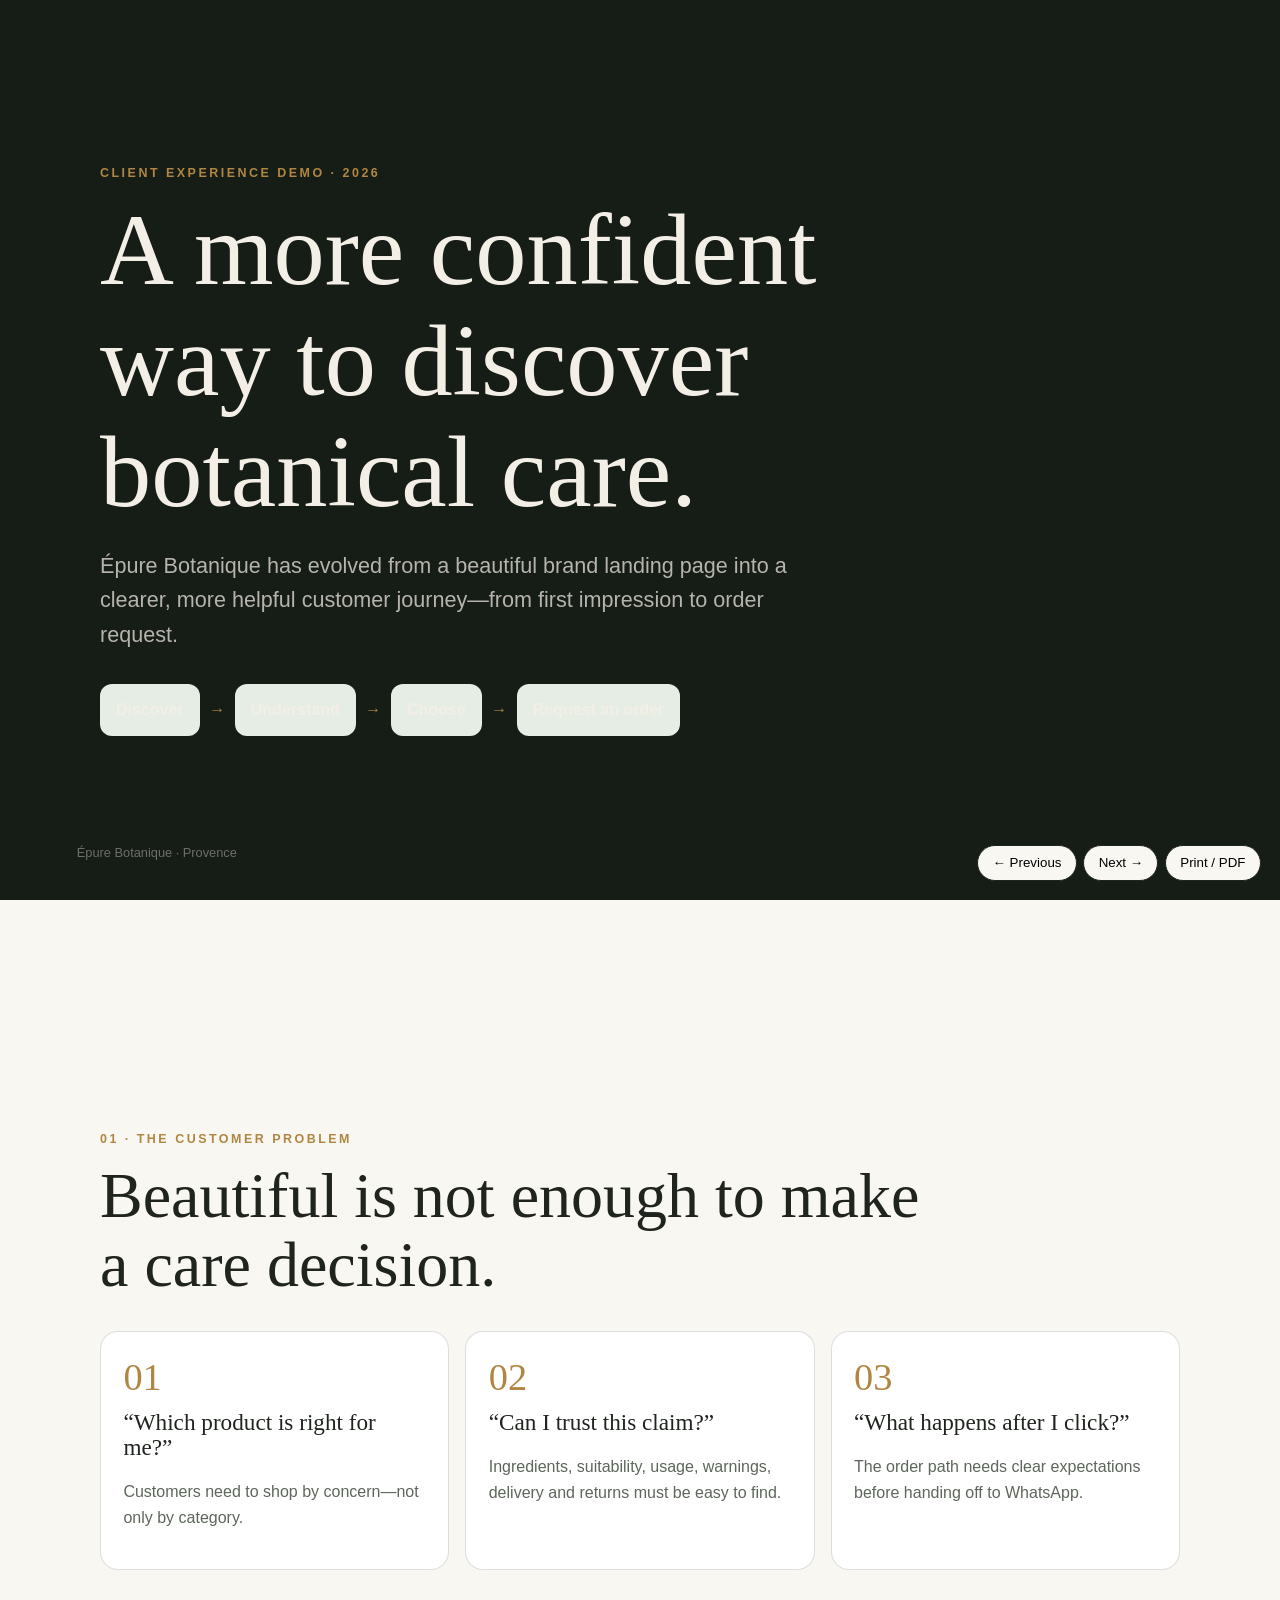
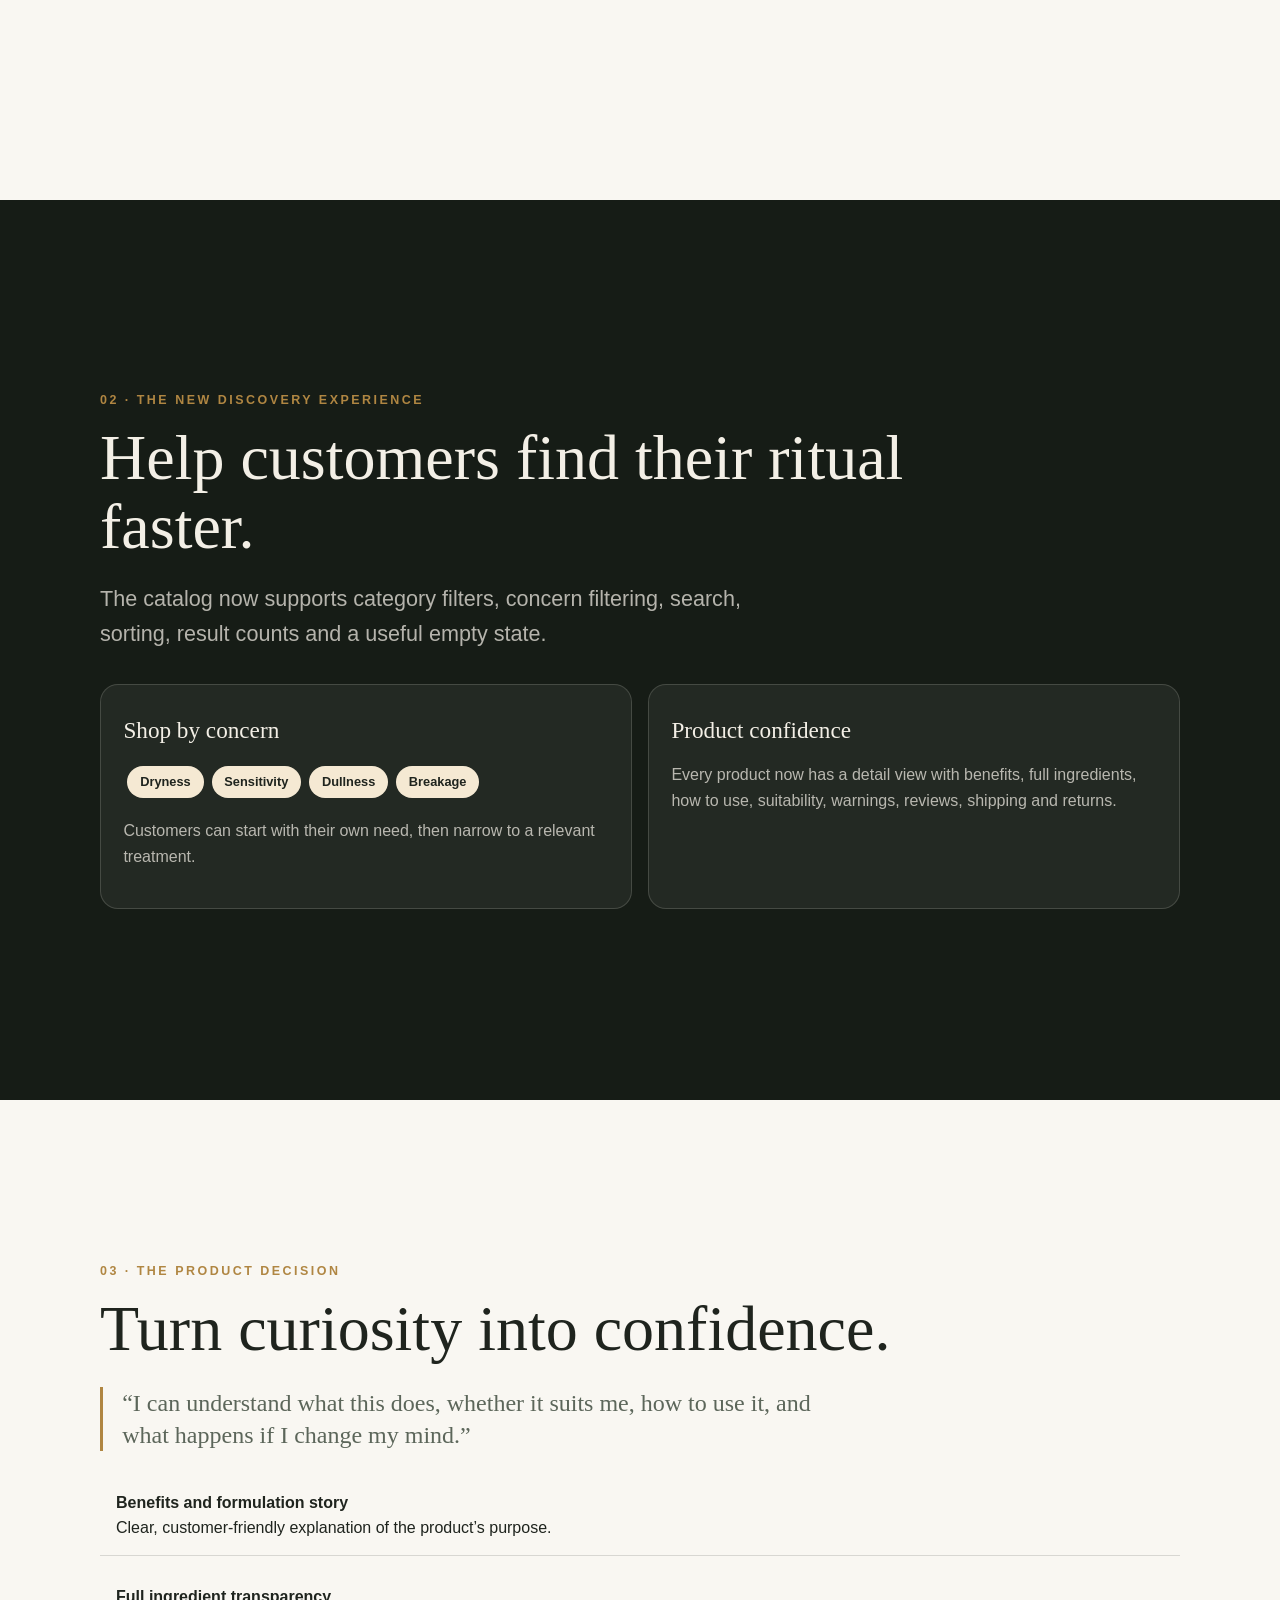
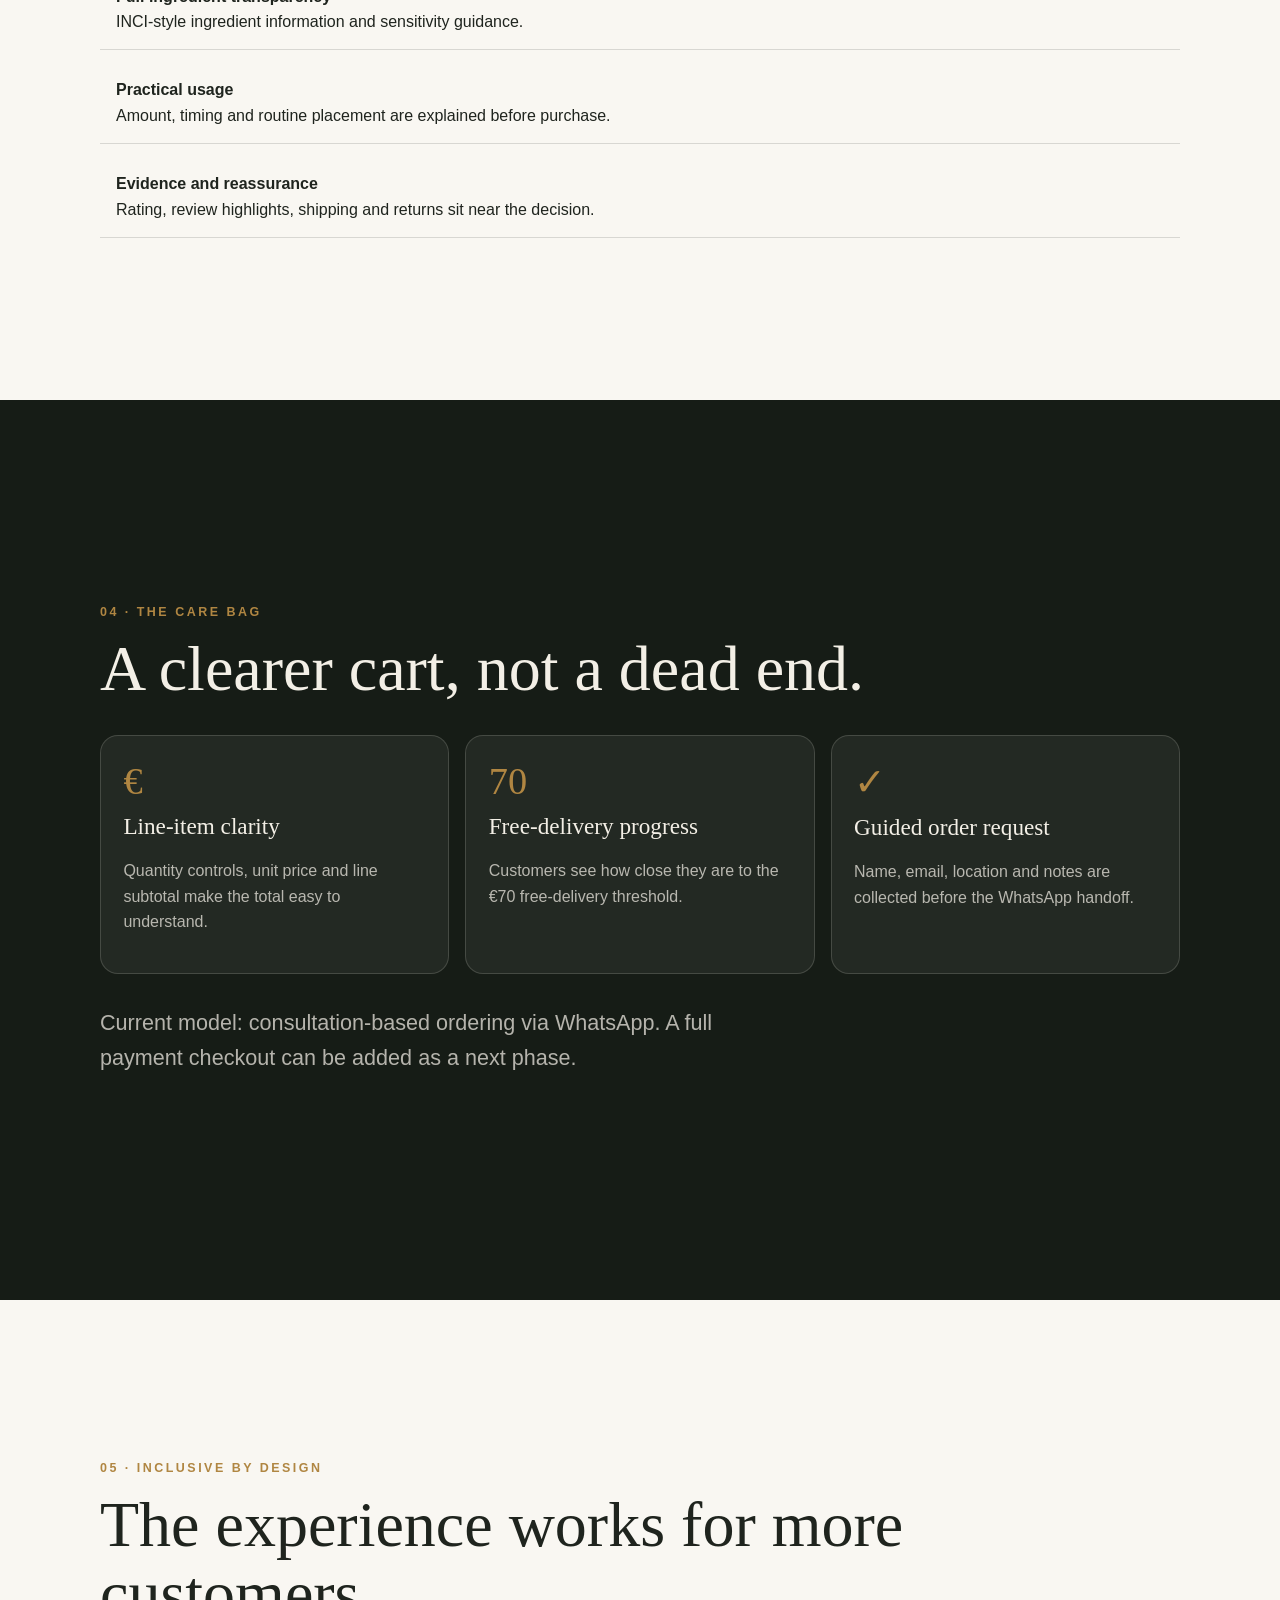
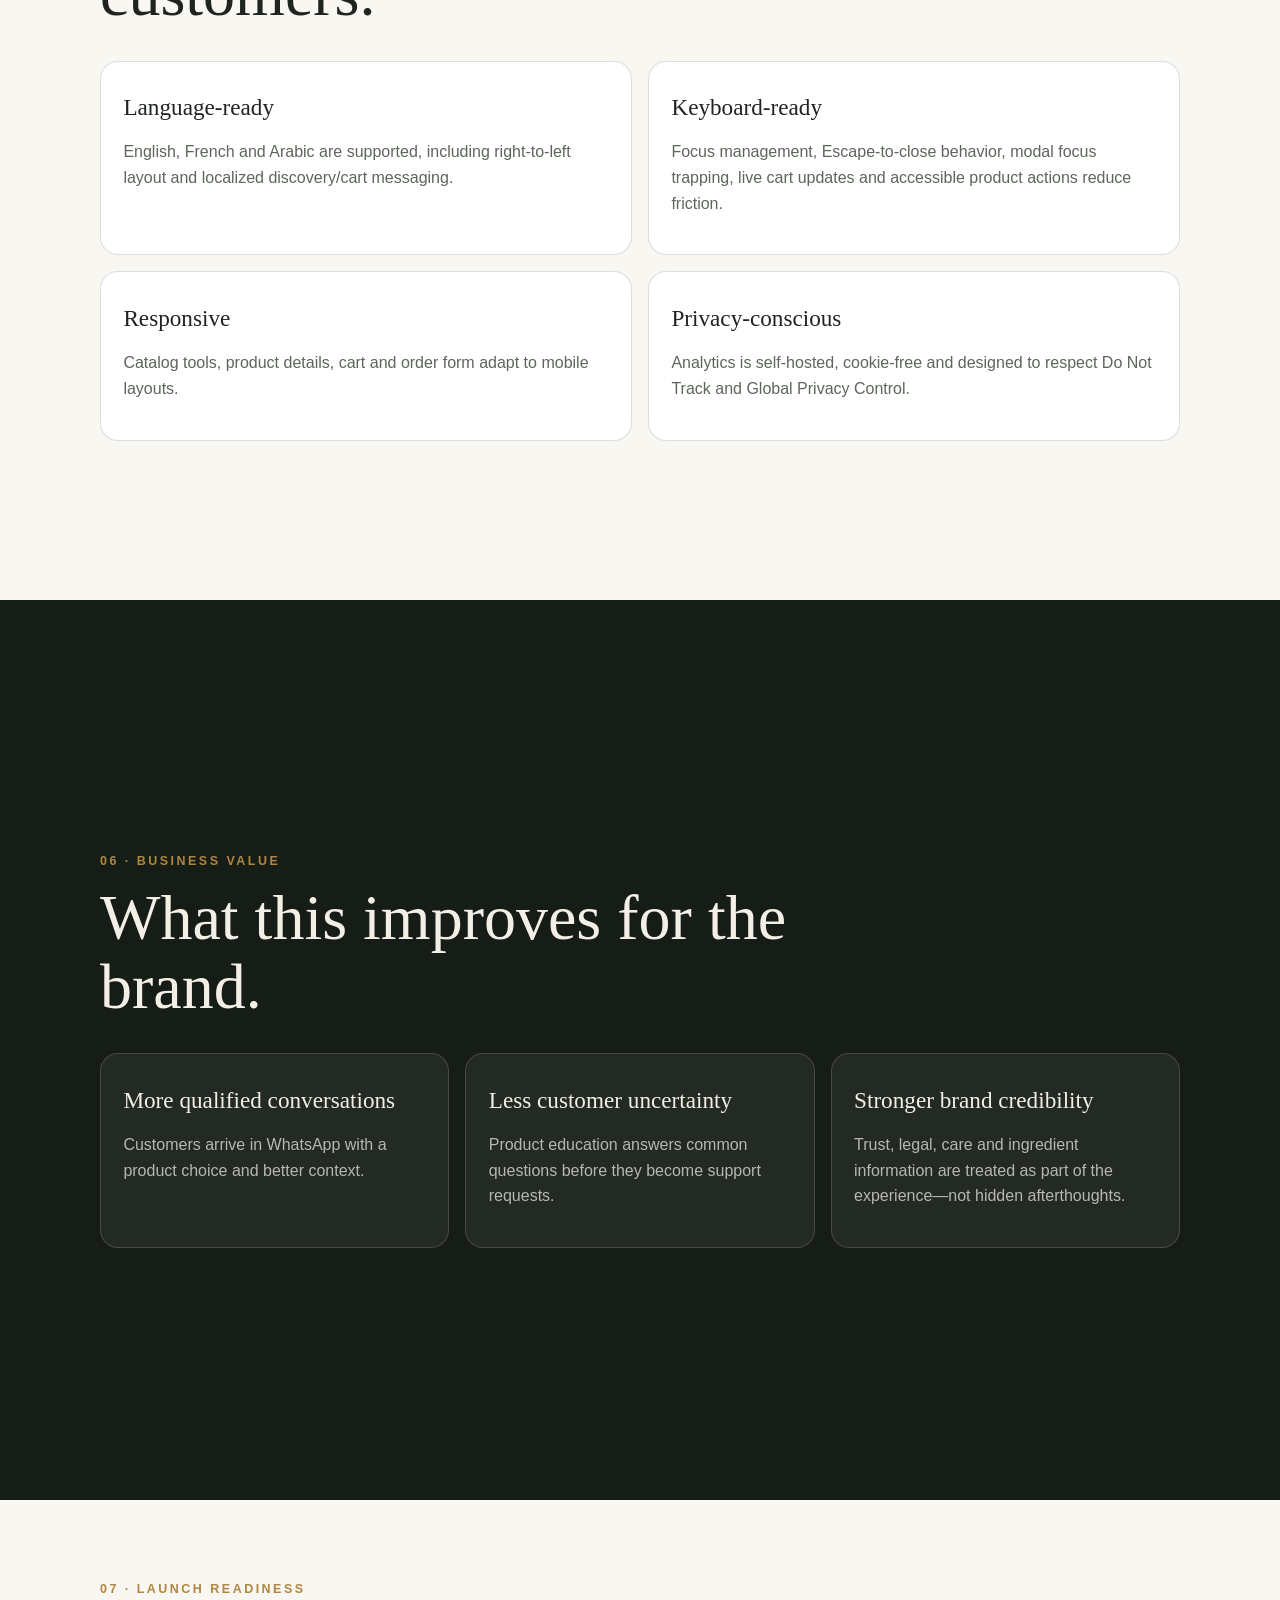
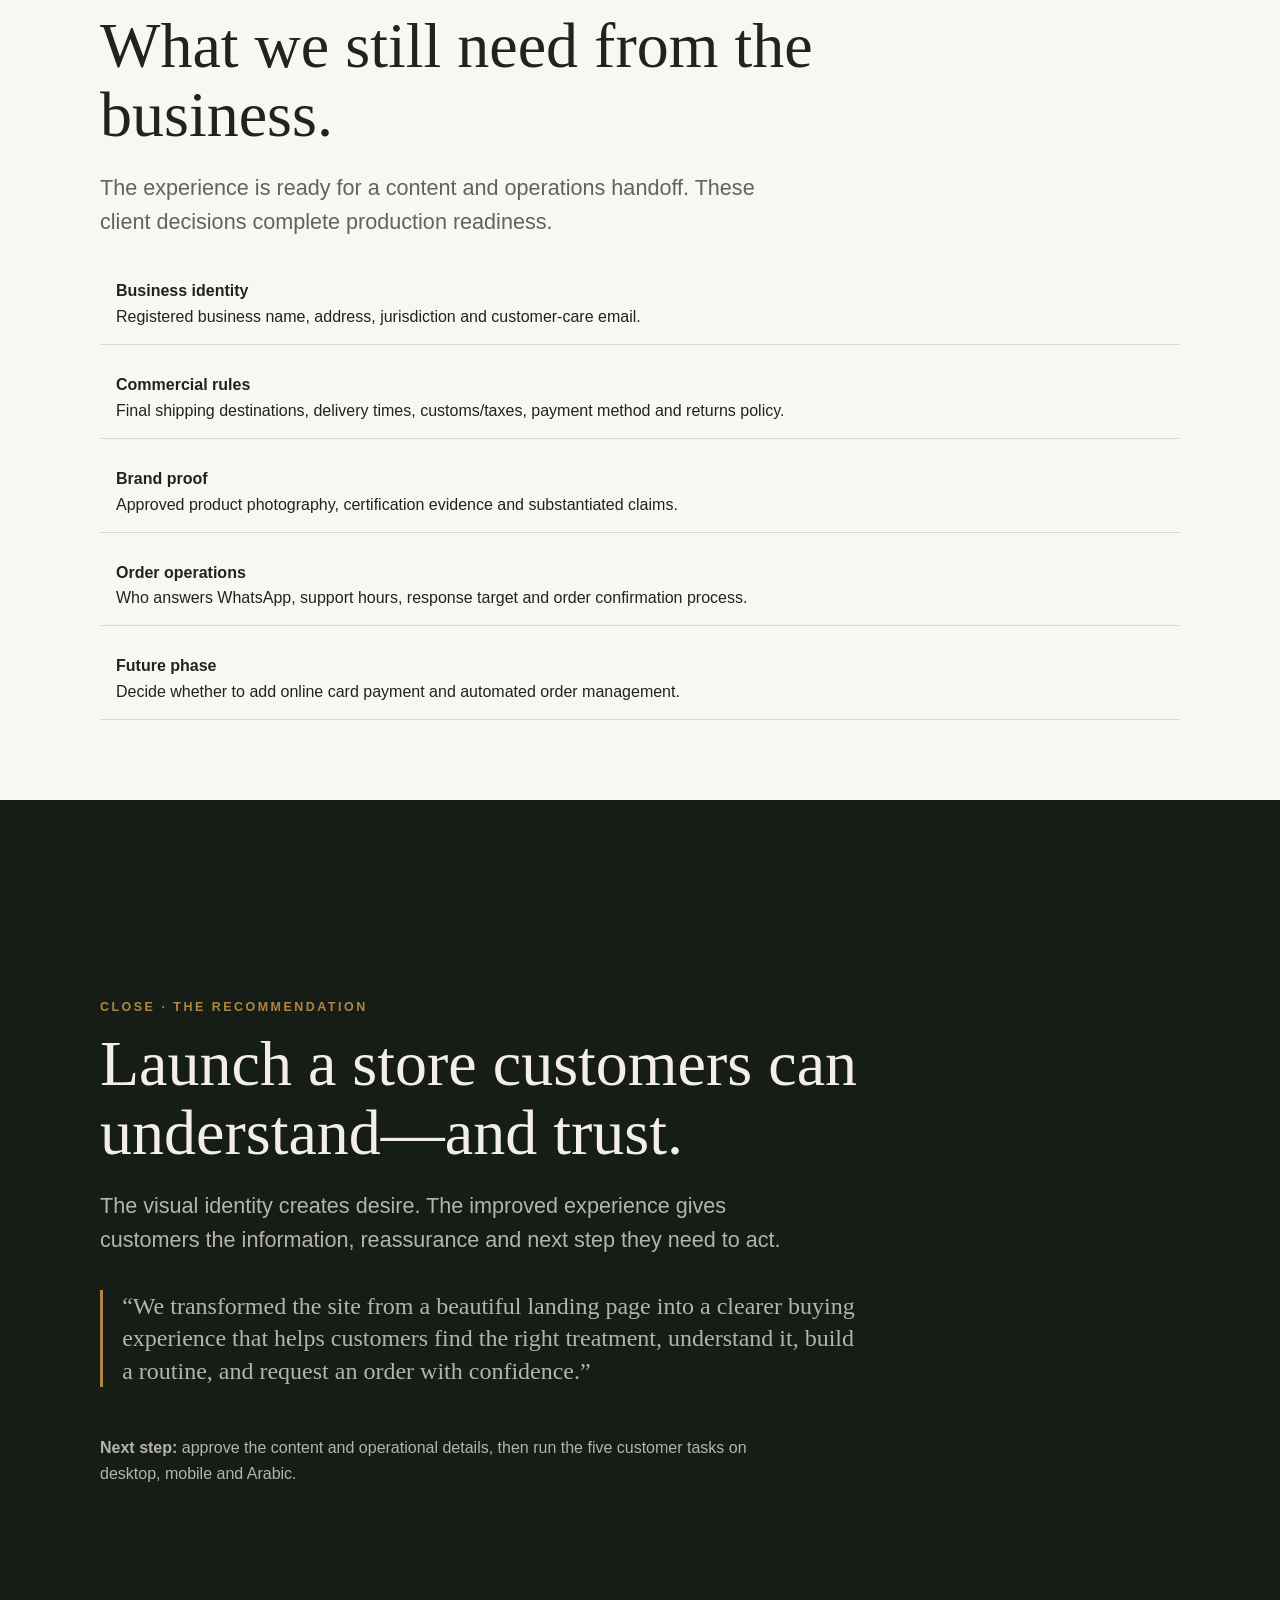
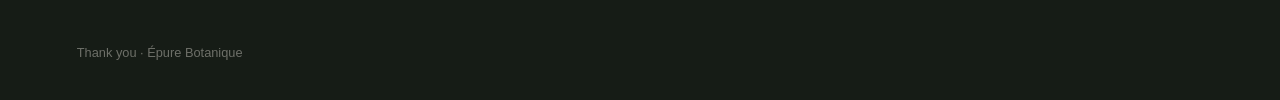
<file: client-demo.html>
<!doctype html>
<html lang="en">
<head>
  <meta charset="utf-8">
  <meta name="viewport" content="width=device-width, initial-scale=1">
  <title>Épure Botanique — Client Experience Demo</title>
  <style>
    :root{--ink:#1f241e;--dark:#161c16;--cream:#f3efe6;--paper:#f9f7f2;--gold:#b08642;--gold-soft:#f5e9d3;--sage:#e5ede4;--muted:#5c665a}
    *{box-sizing:border-box}body{margin:0;background:var(--paper);color:var(--ink);font:16px/1.6 Arial, sans-serif}
    .slide{min-height:100vh;padding:clamp(2rem,6vw,6rem);display:grid;align-content:center;position:relative;overflow:hidden}
    .slide:nth-child(even){background:var(--dark);color:var(--cream)}
    .inner{max-width:1080px;width:100%;margin:auto}.kicker{color:var(--gold);font-size:.78rem;font-weight:700;letter-spacing:.2em;text-transform:uppercase}
    h1,h2,h3{font-family:Georgia,serif;font-weight:400;line-height:1.08;margin:.7rem 0 1.2rem}h1{font-size:clamp(3rem,8vw,7rem);max-width:850px}h2{font-size:clamp(2.4rem,5vw,4.5rem);max-width:850px}h3{font-size:1.45rem}
    p{max-width:680px;color:var(--muted)}.slide:nth-child(even) p{color:rgba(243,239,230,.72)}
    .lead{font-size:clamp(1.1rem,2vw,1.35rem);max-width:700px}.gold{color:var(--gold)}.rule{height:1px;background:currentColor;opacity:.2;margin:2rem 0}
    .grid{display:grid;grid-template-columns:repeat(3,1fr);gap:1rem;margin-top:2rem}.grid.two{grid-template-columns:repeat(2,1fr)}
    .card{padding:1.4rem;border:1px solid rgba(31,36,30,.15);border-radius:18px;background:#fff}.slide:nth-child(even) .card{background:rgba(255,255,255,.06);border-color:rgba(243,239,230,.16)}
    .number{font:2.4rem Georgia,serif;color:var(--gold)}.pill{display:inline-block;padding:.35rem .8rem;border-radius:99px;background:var(--gold-soft);color:var(--ink);font-size:.8rem;font-weight:700;margin:.25rem}
    .journey{display:flex;gap:.6rem;flex-wrap:wrap;align-items:center;margin-top:2rem}.journey span{padding:.8rem 1rem;border-radius:12px;background:var(--sage);font-weight:700}.journey b{color:var(--gold)}
    .quote{border-left:3px solid var(--gold);padding-left:1.2rem;font:1.5rem/1.35 Georgia,serif;max-width:760px}
    .checklist{display:grid;gap:.8rem;margin-top:1.5rem}.checklist div{padding:.9rem 1rem;border-bottom:1px solid rgba(31,36,30,.15)}.checklist strong{display:block}
    .footer-note{position:absolute;bottom:1.5rem;left:clamp(2rem,6vw,6rem);font-size:.8rem;opacity:.55}
    .controls{position:fixed;right:1.2rem;bottom:1.2rem;z-index:5;display:flex;gap:.4rem}.controls button{border:1px solid var(--ink);background:var(--paper);border-radius:99px;padding:.6rem .9rem;cursor:pointer}.controls button:hover{background:var(--gold-soft)}
    @media(max-width:700px){.grid,.grid.two{grid-template-columns:1fr}.slide{min-height:auto;padding:4rem 1.4rem 5rem}.controls{display:none}}
    @media print{.slide{min-height:100vh;page-break-after:always}.controls{display:none}body{background:#fff}.slide:nth-child(even){print-color-adjust:exact;-webkit-print-color-adjust:exact}}
  </style>
</head>
<body>
  <div class="controls"><button type="button" data-prev>← Previous</button><button type="button" data-next>Next →</button><button type="button" onclick="window.print()">Print / PDF</button></div>

  <section class="slide"><div class="inner">
    <div class="kicker">Client experience demo · 2026</div>
    <h1>A more confident way to discover botanical care.</h1>
    <p class="lead">Épure Botanique has evolved from a beautiful brand landing page into a clearer, more helpful customer journey—from first impression to order request.</p>
    <div class="journey"><span>Discover</span><b>→</b><span>Understand</span><b>→</b><span>Choose</span><b>→</b><span>Request an order</span></div>
    <p class="footer-note">Épure Botanique · Provence</p>
  </div></section>

  <section class="slide"><div class="inner">
    <div class="kicker">01 · The customer problem</div><h2>Beautiful is not enough to make a care decision.</h2>
    <div class="grid">
      <div class="card"><div class="number">01</div><h3>“Which product is right for me?”</h3><p>Customers need to shop by concern—not only by category.</p></div>
      <div class="card"><div class="number">02</div><h3>“Can I trust this claim?”</h3><p>Ingredients, suitability, usage, warnings, delivery and returns must be easy to find.</p></div>
      <div class="card"><div class="number">03</div><h3>“What happens after I click?”</h3><p>The order path needs clear expectations before handing off to WhatsApp.</p></div>
    </div>
  </div></section>

  <section class="slide"><div class="inner">
    <div class="kicker">02 · The new discovery experience</div><h2>Help customers find their ritual faster.</h2>
    <p class="lead">The catalog now supports category filters, concern filtering, search, sorting, result counts and a useful empty state.</p>
    <div class="grid two"><div class="card"><h3>Shop by concern</h3><p><span class="pill">Dryness</span><span class="pill">Sensitivity</span><span class="pill">Dullness</span><span class="pill">Breakage</span></p><p>Customers can start with their own need, then narrow to a relevant treatment.</p></div><div class="card"><h3>Product confidence</h3><p>Every product now has a detail view with benefits, full ingredients, how to use, suitability, warnings, reviews, shipping and returns.</p></div></div>
  </div></section>

  <section class="slide"><div class="inner">
    <div class="kicker">03 · The product decision</div><h2>Turn curiosity into confidence.</h2>
    <p class="quote">“I can understand what this does, whether it suits me, how to use it, and what happens if I change my mind.”</p>
    <div class="checklist"><div><strong>Benefits and formulation story</strong><span>Clear, customer-friendly explanation of the product’s purpose.</span></div><div><strong>Full ingredient transparency</strong><span>INCI-style ingredient information and sensitivity guidance.</span></div><div><strong>Practical usage</strong><span>Amount, timing and routine placement are explained before purchase.</span></div><div><strong>Evidence and reassurance</strong><span>Rating, review highlights, shipping and returns sit near the decision.</span></div></div>
  </div></section>

  <section class="slide"><div class="inner">
    <div class="kicker">04 · The care bag</div><h2>A clearer cart, not a dead end.</h2>
    <div class="grid">
      <div class="card"><div class="number">€</div><h3>Line-item clarity</h3><p>Quantity controls, unit price and line subtotal make the total easy to understand.</p></div>
      <div class="card"><div class="number">70</div><h3>Free-delivery progress</h3><p>Customers see how close they are to the €70 free-delivery threshold.</p></div>
      <div class="card"><div class="number">✓</div><h3>Guided order request</h3><p>Name, email, location and notes are collected before the WhatsApp handoff.</p></div>
    </div>
    <p class="lead" style="margin-top:2rem">Current model: consultation-based ordering via WhatsApp. A full payment checkout can be added as a next phase.</p>
  </div></section>

  <section class="slide"><div class="inner">
    <div class="kicker">05 · Inclusive by design</div><h2>The experience works for more customers.</h2>
    <div class="grid two"><div class="card"><h3>Language-ready</h3><p>English, French and Arabic are supported, including right-to-left layout and localized discovery/cart messaging.</p></div><div class="card"><h3>Keyboard-ready</h3><p>Focus management, Escape-to-close behavior, modal focus trapping, live cart updates and accessible product actions reduce friction.</p></div><div class="card"><h3>Responsive</h3><p>Catalog tools, product details, cart and order form adapt to mobile layouts.</p></div><div class="card"><h3>Privacy-conscious</h3><p>Analytics is self-hosted, cookie-free and designed to respect Do Not Track and Global Privacy Control.</p></div></div>
  </div></section>

  <section class="slide"><div class="inner">
    <div class="kicker">06 · Business value</div><h2>What this improves for the brand.</h2>
    <div class="grid">
      <div class="card"><h3>More qualified conversations</h3><p>Customers arrive in WhatsApp with a product choice and better context.</p></div>
      <div class="card"><h3>Less customer uncertainty</h3><p>Product education answers common questions before they become support requests.</p></div>
      <div class="card"><h3>Stronger brand credibility</h3><p>Trust, legal, care and ingredient information are treated as part of the experience—not hidden afterthoughts.</p></div>
    </div>
  </div></section>

  <section class="slide"><div class="inner">
    <div class="kicker">07 · Launch readiness</div><h2>What we still need from the business.</h2>
    <p class="lead">The experience is ready for a content and operations handoff. These client decisions complete production readiness.</p>
    <div class="checklist"><div><strong>Business identity</strong><span>Registered business name, address, jurisdiction and customer-care email.</span></div><div><strong>Commercial rules</strong><span>Final shipping destinations, delivery times, customs/taxes, payment method and returns policy.</span></div><div><strong>Brand proof</strong><span>Approved product photography, certification evidence and substantiated claims.</span></div><div><strong>Order operations</strong><span>Who answers WhatsApp, support hours, response target and order confirmation process.</span></div><div><strong>Future phase</strong><span>Decide whether to add online card payment and automated order management.</span></div></div>
  </div></section>

  <section class="slide"><div class="inner">
    <div class="kicker">Close · The recommendation</div><h2>Launch a store customers can understand—and trust.</h2>
    <p class="lead">The visual identity creates desire. The improved experience gives customers the information, reassurance and next step they need to act.</p>
    <p class="quote" style="margin-top:2rem">“We transformed the site from a beautiful landing page into a clearer buying experience that helps customers find the right treatment, understand it, build a routine, and request an order with confidence.”</p>
    <p style="margin-top:3rem"><strong>Next step:</strong> approve the content and operational details, then run the five customer tasks on desktop, mobile and Arabic.</p>
    <p class="footer-note">Thank you · Épure Botanique</p>
  </div></section>

  <script>
    const slides=[...document.querySelectorAll(".slide")];let current=0;
    function go(index){current=Math.max(0,Math.min(slides.length-1,index));slides[current].scrollIntoView({behavior:"smooth"});}
    document.querySelector("[data-prev]").addEventListener("click",()=>go(current-1));
    document.querySelector("[data-next]").addEventListener("click",()=>go(current+1));
    document.addEventListener("keydown",e=>{if(e.key==="ArrowRight"||e.key==="PageDown")go(current+1);if(e.key==="ArrowLeft"||e.key==="PageUp")go(current-1);});
    const observer=new IntersectionObserver(entries=>entries.forEach(entry=>{if(entry.isIntersecting)current=slides.indexOf(entry.target)}),{threshold:.6});slides.forEach(slide=>observer.observe(slide));
  </script>
</body>
</html>
</file>
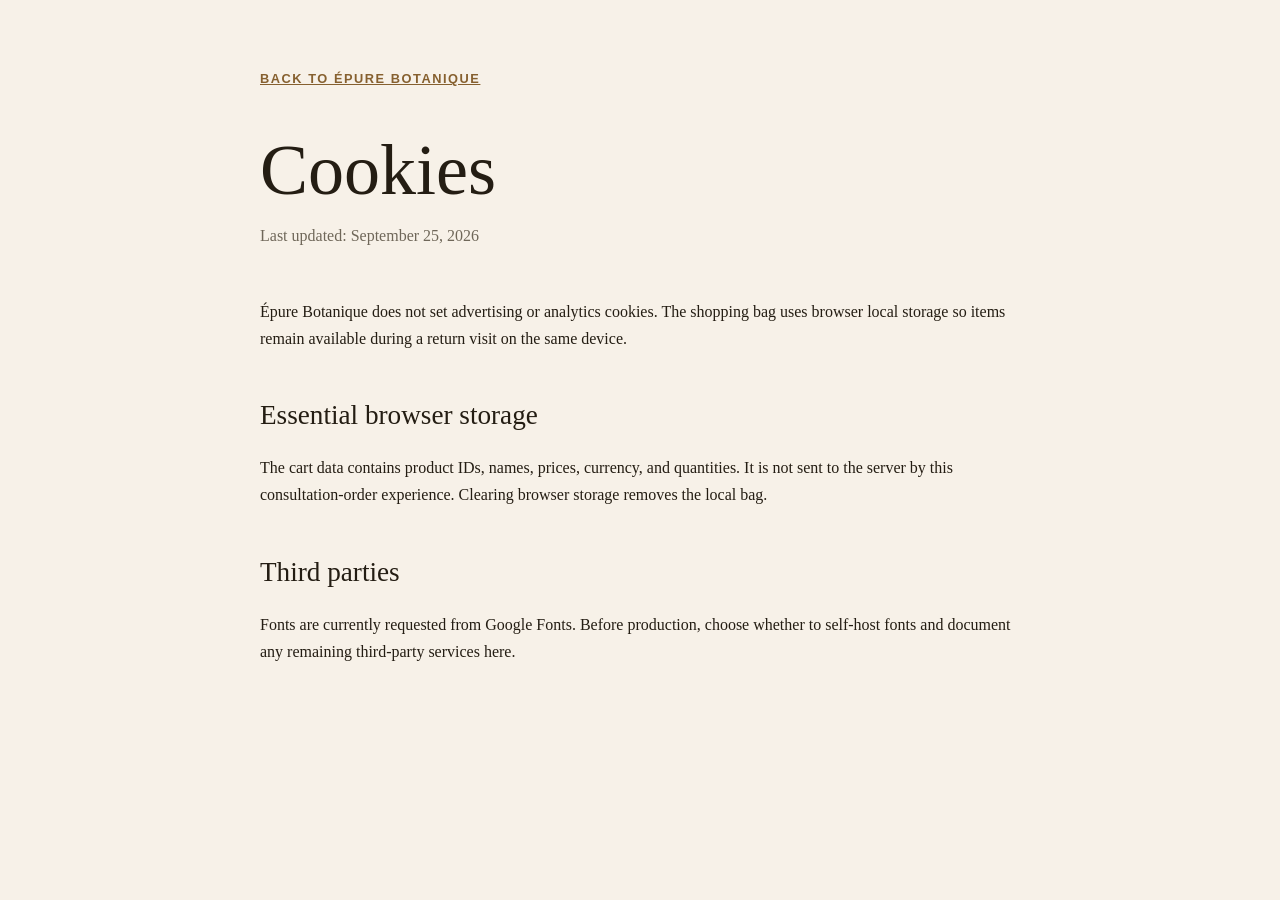
<file: cookies.html>
<!doctype html>
<html lang="en">
<head>
  <meta charset="utf-8">
  <meta name="viewport" content="width=device-width, initial-scale=1">
  <title>Cookies | Épure Botanique</title>
  <link rel="stylesheet" href="legal.css">
</head>
<body><main>
  <a class="back" href="index.html">Back to Épure Botanique</a>
  <h1>Cookies</h1>
  <p class="updated">Last updated: September 25, 2026</p>
  <p>Épure Botanique does not set advertising or analytics cookies. The shopping bag uses browser local storage so items remain available during a return visit on the same device.</p>
  <h2>Essential browser storage</h2>
  <p>The cart data contains product IDs, names, prices, currency, and quantities. It is not sent to the server by this consultation-order experience. Clearing browser storage removes the local bag.</p>
  <h2>Third parties</h2>
  <p>Fonts are currently requested from Google Fonts. Before production, choose whether to self-host fonts and document any remaining third-party services here.</p>
</main></body>
</html>
</file>
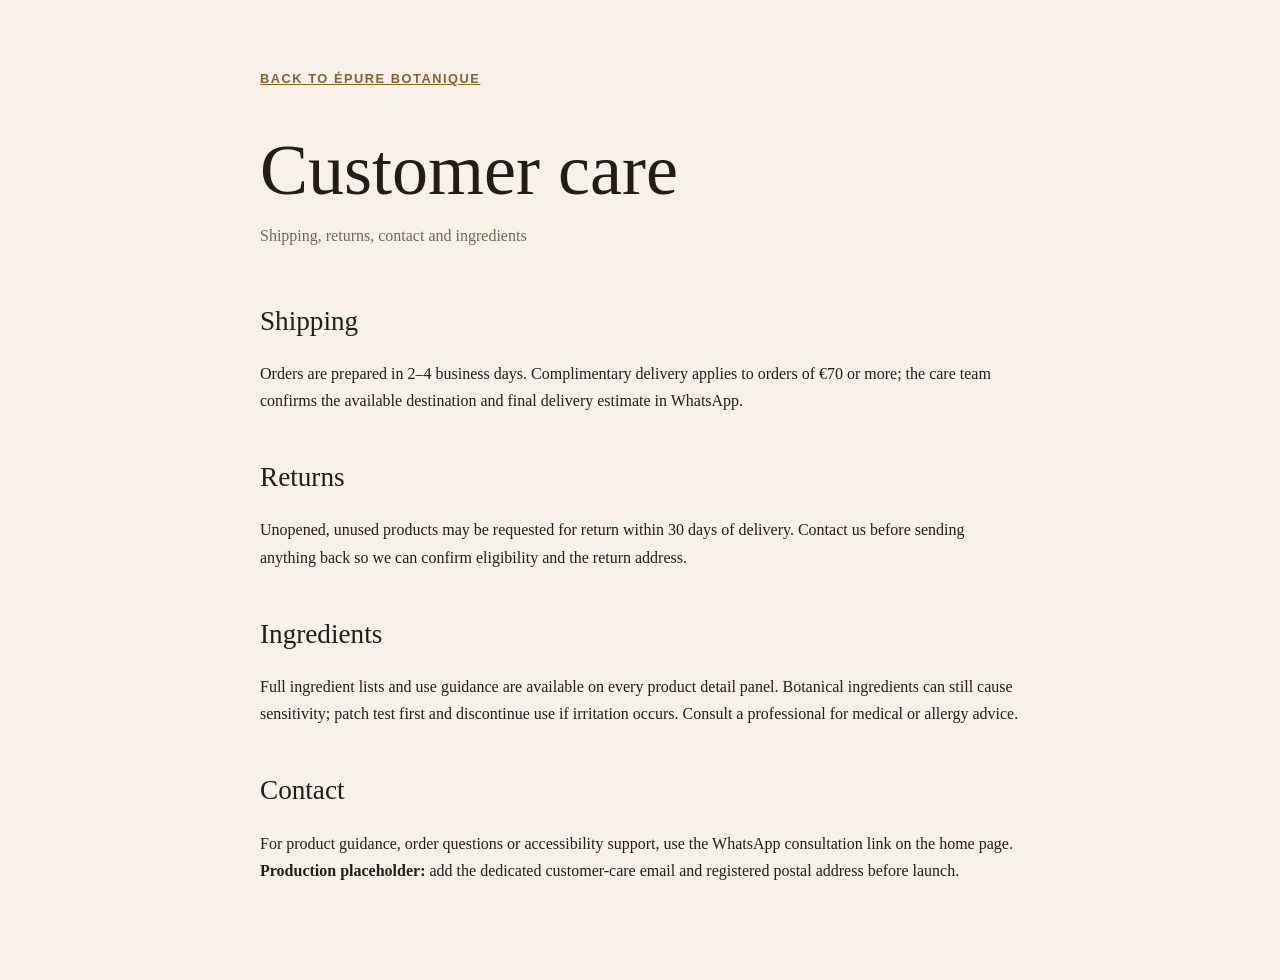
<file: info.html>
<!doctype html><html lang="en"><head><meta charset="utf-8"><meta name="viewport" content="width=device-width,initial-scale=1"><title>Customer care | Épure Botanique</title><link rel="stylesheet" href="legal.css"></head>
<body><main><a class="back" href="index.html">Back to Épure Botanique</a><h1>Customer care</h1>
<p class="updated">Shipping, returns, contact and ingredients</p>
<h2 id="shipping">Shipping</h2><p>Orders are prepared in 2–4 business days. Complimentary delivery applies to orders of €70 or more; the care team confirms the available destination and final delivery estimate in WhatsApp.</p>
<h2 id="returns">Returns</h2><p>Unopened, unused products may be requested for return within 30 days of delivery. Contact us before sending anything back so we can confirm eligibility and the return address.</p>
<h2 id="ingredients">Ingredients</h2><p>Full ingredient lists and use guidance are available on every product detail panel. Botanical ingredients can still cause sensitivity; patch test first and discontinue use if irritation occurs. Consult a professional for medical or allergy advice.</p>
<h2>Contact</h2><p>For product guidance, order questions or accessibility support, use the WhatsApp consultation link on the home page. <strong>Production placeholder:</strong> add the dedicated customer-care email and registered postal address before launch.</p>
</main></body></html>
</file>
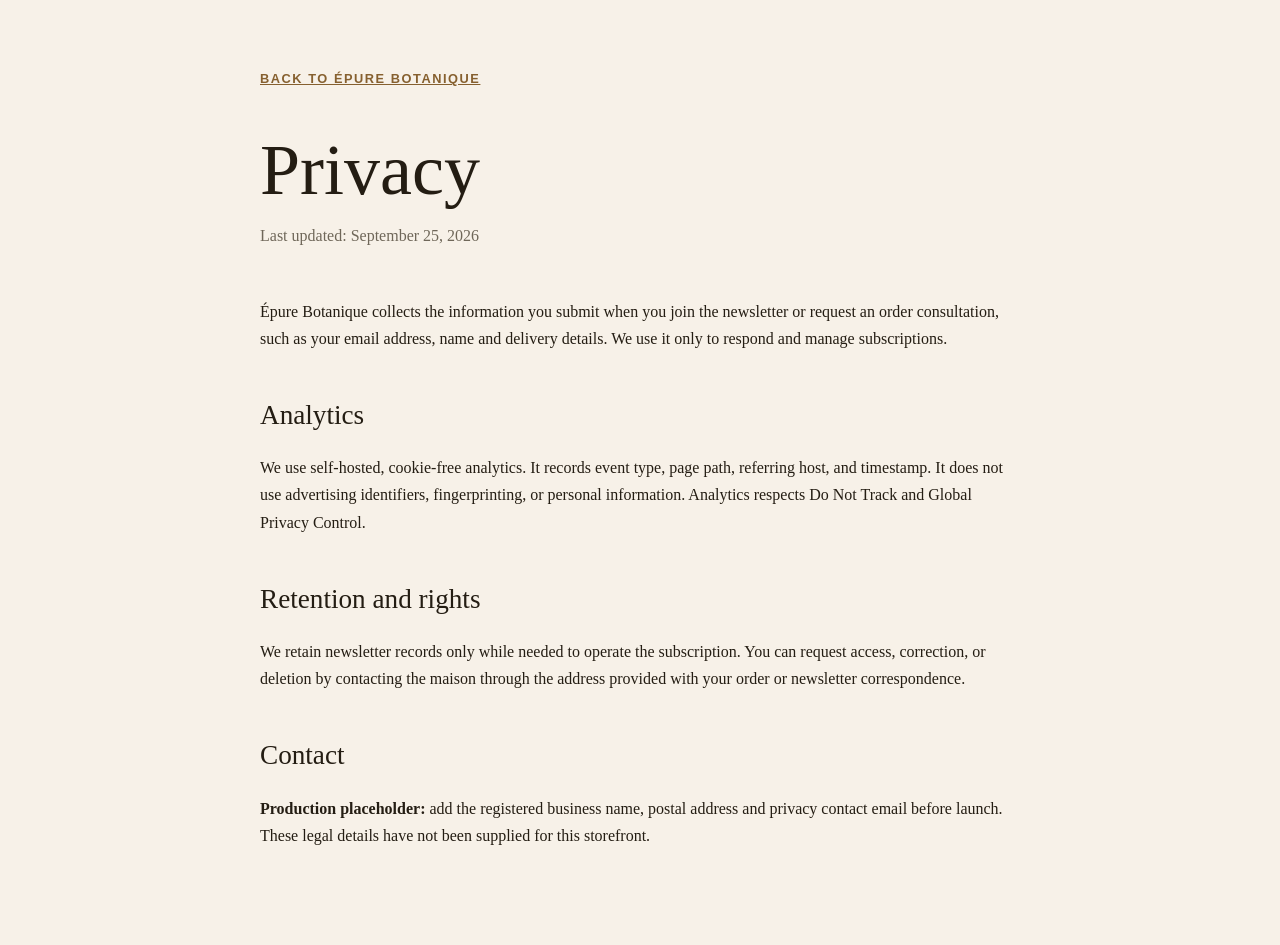
<file: privacy.html>
<!doctype html>
<html lang="en">
<head>
  <meta charset="utf-8">
  <meta name="viewport" content="width=device-width, initial-scale=1">
  <title>Privacy | Épure Botanique</title>
  <link rel="stylesheet" href="legal.css">
</head>
<body><main>
  <a class="back" href="index.html">Back to Épure Botanique</a>
  <h1>Privacy</h1>
  <p class="updated">Last updated: September 25, 2026</p>
  <p>Épure Botanique collects the information you submit when you join the newsletter or request an order consultation, such as your email address, name and delivery details. We use it only to respond and manage subscriptions.</p>
  <h2>Analytics</h2>
  <p>We use self-hosted, cookie-free analytics. It records event type, page path, referring host, and timestamp. It does not use advertising identifiers, fingerprinting, or personal information. Analytics respects Do Not Track and Global Privacy Control.</p>
  <h2>Retention and rights</h2>
  <p>We retain newsletter records only while needed to operate the subscription. You can request access, correction, or deletion by contacting the maison through the address provided with your order or newsletter correspondence.</p>
  <h2>Contact</h2>
  <p><strong>Production placeholder:</strong> add the registered business name, postal address and privacy contact email before launch. These legal details have not been supplied for this storefront.</p>
</main></body>
</html>
</file>
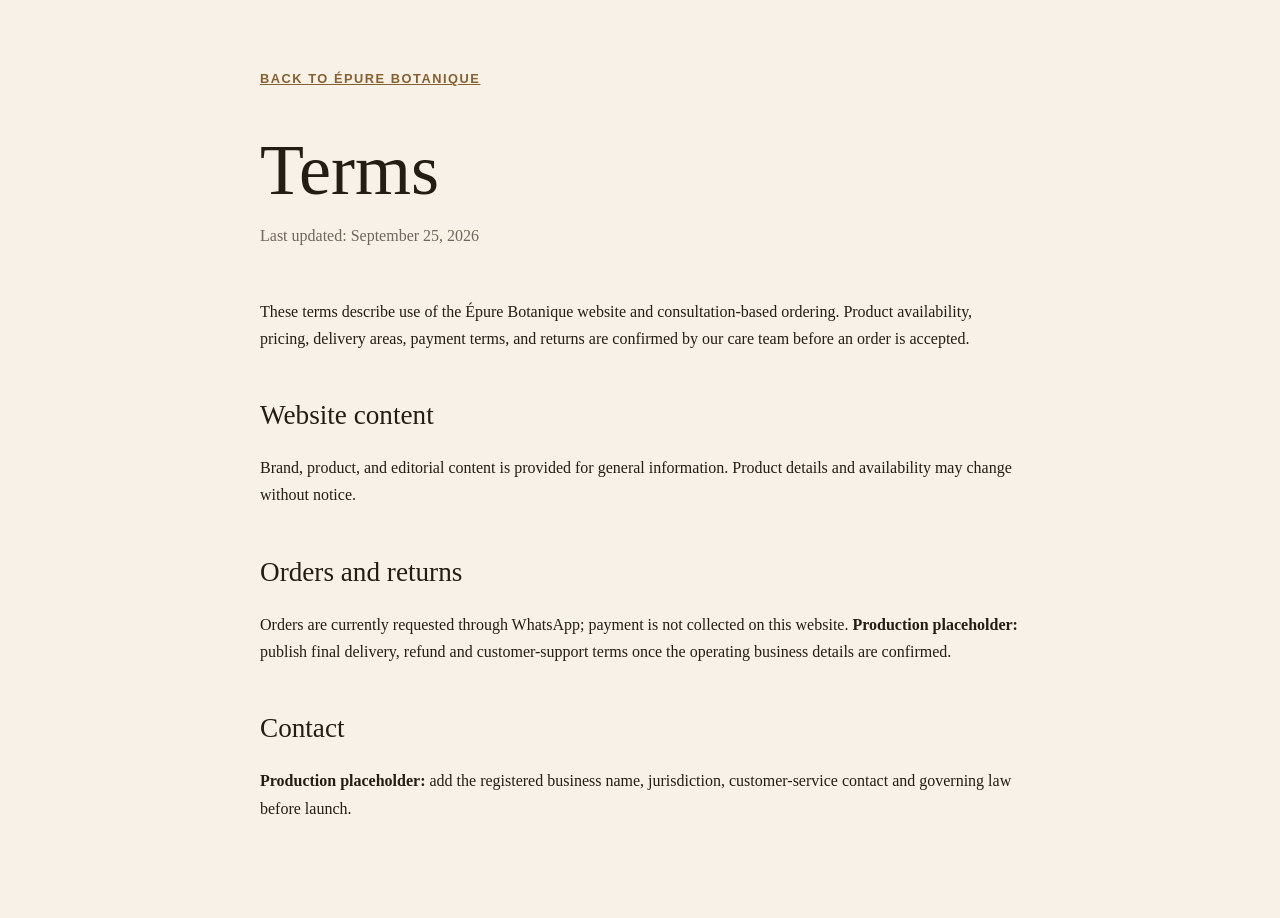
<file: terms.html>
<!doctype html>
<html lang="en">
<head>
  <meta charset="utf-8">
  <meta name="viewport" content="width=device-width, initial-scale=1">
  <title>Terms | Épure Botanique</title>
  <link rel="stylesheet" href="legal.css">
</head>
<body><main>
  <a class="back" href="index.html">Back to Épure Botanique</a>
  <h1>Terms</h1>
  <p class="updated">Last updated: September 25, 2026</p>
  <p>These terms describe use of the Épure Botanique website and consultation-based ordering. Product availability, pricing, delivery areas, payment terms, and returns are confirmed by our care team before an order is accepted.</p>
  <h2>Website content</h2>
  <p>Brand, product, and editorial content is provided for general information. Product details and availability may change without notice.</p>
  <h2>Orders and returns</h2>
  <p>Orders are currently requested through WhatsApp; payment is not collected on this website. <strong>Production placeholder:</strong> publish final delivery, refund and customer-support terms once the operating business details are confirmed.</p>
  <h2>Contact</h2>
  <p><strong>Production placeholder:</strong> add the registered business name, jurisdiction, customer-service contact and governing law before launch.</p>
</main></body>
</html>
</file>
<file: legal.css>
* { box-sizing: border-box; }
:root { --paper: #f7f1e8; --ink: #241d13; --soft: #6f6759; --gold: #86602f; --line: rgba(36, 29, 19, .14); }
body { margin: 0; background: var(--paper); color: var(--ink); font: 16px/1.7 Georgia, serif; }
main { width: min(760px, calc(100% - 3rem)); margin: 0 auto; padding: 4rem 0 5rem; }
a { color: var(--gold); }
.back { display: inline-block; margin-bottom: 3rem; font: 600 0.8rem/1.2 Arial, sans-serif; letter-spacing: .12em; text-transform: uppercase; }
h1 { margin: 0 0 .5rem; font-size: clamp(2.5rem, 7vw, 4.5rem); font-weight: 500; line-height: 1; }
.updated { color: var(--soft); margin-bottom: 3rem; }
h2 { margin: 2.5rem 0 .6rem; font-size: 1.7rem; font-weight: 500; }
@media (max-width: 560px) { main { width: min(100% - 2rem, 760px); padding-top: 2rem; } }
</file>
